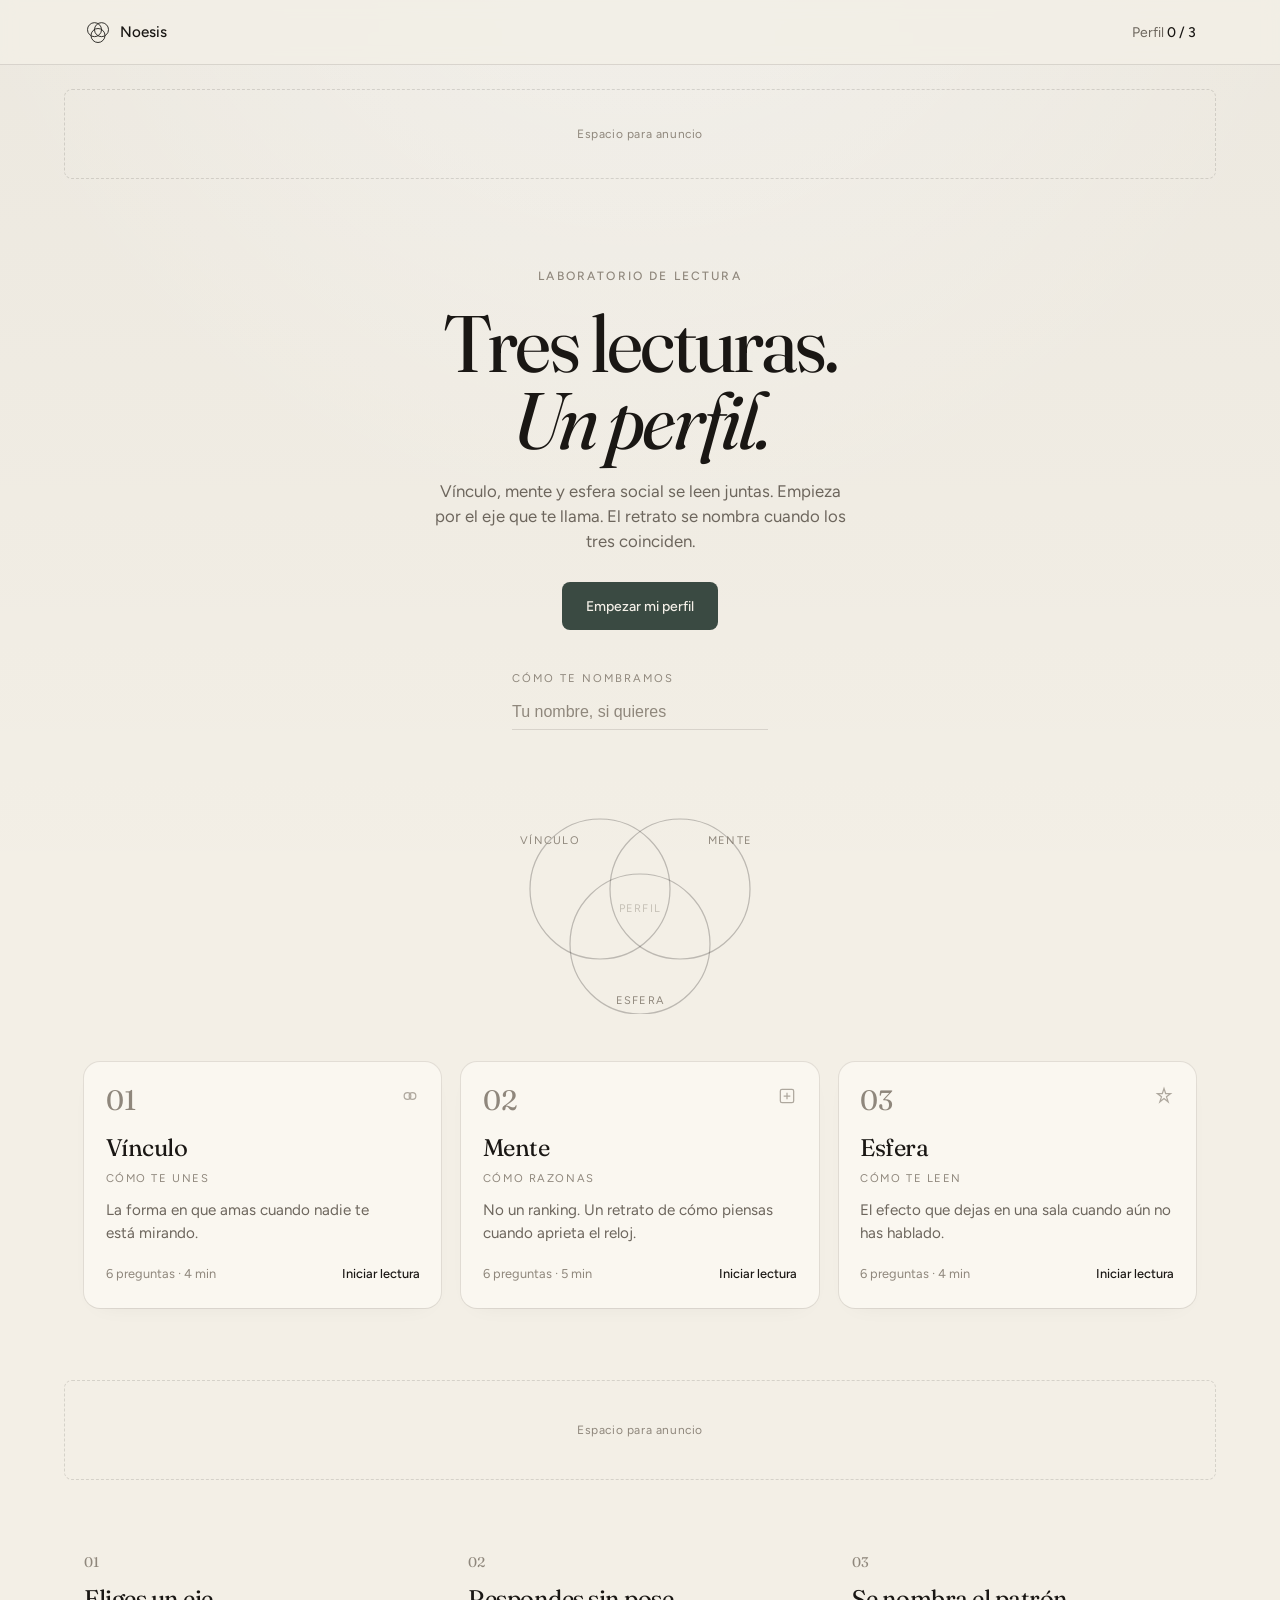
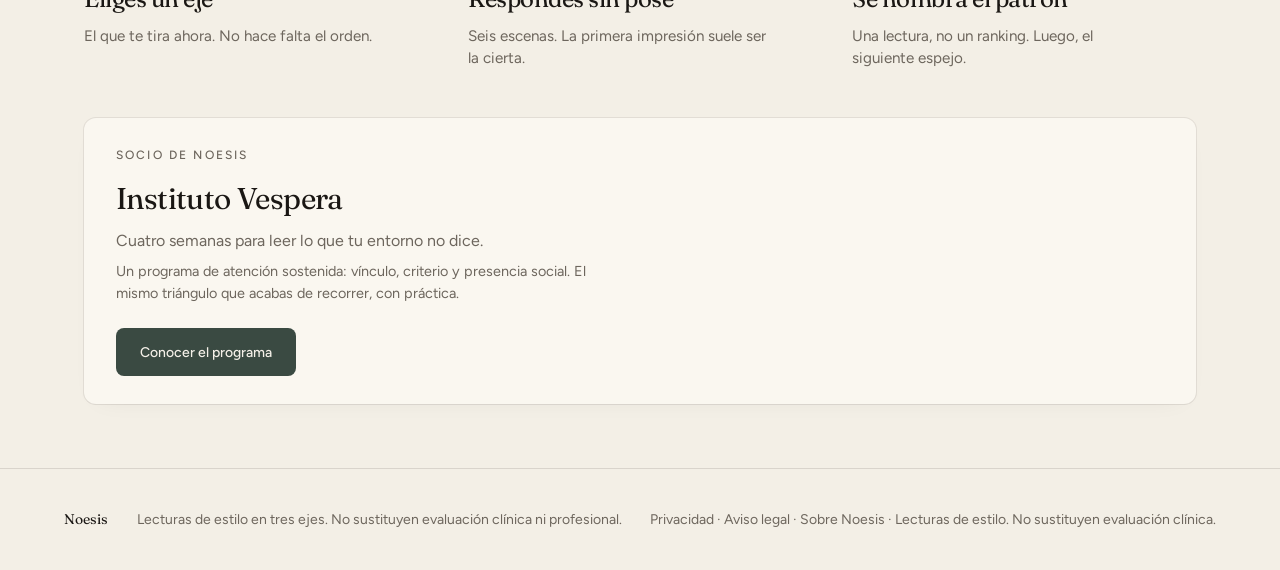
<file: index.html>
<!DOCTYPE html>
<html lang="es">
<head>
  <meta charset="utf-8" />
  <meta name="viewport" content="width=device-width, initial-scale=1" />
  <title>Noesis — Tres lecturas. Un perfil.</title>
  <meta name="description" content="Tres lecturas. Un perfil. Vínculo, mente y esfera social — laboratorio de lectura Noesis." />
  <meta name="theme-color" content="#f3efe6" />
  <link rel="preconnect" href="https://fonts.googleapis.com" />
  <link rel="preconnect" href="https://fonts.gstatic.com" crossorigin />
  <link href="https://fonts.googleapis.com/css2?family=Figtree:wght@400;500;600&family=Fraunces:opsz,wght@9..144,400;9..144,500;9..144,600&display=swap" rel="stylesheet" />
  <link rel="stylesheet" href="css/style.css" />
  <meta name="google-adsense-account" content="ca-pub-6310235398565319">
  <!--
    ========== GOOGLE ADSENSE ==========
    1. Crea tu cuenta en https://www.google.com/adsense
    2. Añade tu sitio y obtén el código de anuncio.
    3. Pega el script global aquí (en el <head>):

    <script async src="https://pagead2.googlesyndication.com/pagead/js/adsbygoogle.js?client=ca-pub-XXXXXXXX"
         crossorigin="anonymous"></script>

    4. En cada .ad-slot de abajo, pega el <ins class="adsbygoogle"> correspondiente
       y quita data-placeholder="true".
    =====================================
  -->
</head>
<body>
  <a href="#contenido" class="sr-only">Saltar al contenido</a>

  <header class="site-header">
    <div class="inner">
      <a href="index.html" class="logo" aria-label="Noesis, inicio">
        <svg viewBox="0 0 48 48" width="28" height="28" aria-hidden="true">
          <circle cx="18" cy="20" r="12" fill="none" stroke="currentColor" stroke-width="1.5"/>
          <circle cx="30" cy="20" r="12" fill="none" stroke="currentColor" stroke-width="1.5"/>
          <circle cx="24" cy="30" r="12" fill="none" stroke="currentColor" stroke-width="1.5"/>
        </svg>
        Noesis
      </a>
      <a href="perfil.html" class="perfil-link">Perfil <strong data-perfil-count>0 / 3</strong></a>
    </div>
  </header>

  <main id="contenido">
    <!-- AD SLOT: banner superior (opcional) -->
    <div class="ad-slot ad-banner" data-placeholder="true" aria-hidden="true">
      <!-- Pega aquí tu unidad AdSense (ej. horizontal 728x90 o responsive) -->
      Espacio para anuncio
    </div>

    <section class="hero">
      <p class="kicker">Laboratorio de lectura</p>
      <h1>Tres lecturas.<em>Un perfil.</em></h1>
      <p class="lead">
        Vínculo, mente y esfera social se leen juntas. Empieza por el eje que te llama.
        El retrato se nombra cuando los tres coinciden.
      </p>
      <div class="actions">
        <a href="test.html?slug=vinculo" class="btn btn-primary">Empezar mi perfil</a>
      </div>
      <div class="name-field">
        <label for="nombre">Cómo te nombramos</label>
        <input type="text" id="nombre" placeholder="Tu nombre, si quieres" autocomplete="name" />
      </div>
    </section>

    <div class="venn-wrap" aria-hidden="true">
      <svg class="venn" viewBox="0 0 320 220" xmlns="http://www.w3.org/2000/svg">
        <circle cx="120" cy="95" r="70" fill="none" stroke="#1a1714" stroke-opacity="0.25" stroke-width="1.2"/>
        <circle cx="200" cy="95" r="70" fill="none" stroke="#1a1714" stroke-opacity="0.25" stroke-width="1.2"/>
        <circle cx="160" cy="150" r="70" fill="none" stroke="#1a1714" stroke-opacity="0.25" stroke-width="1.2"/>
        <text x="70" y="50" text-anchor="middle">Vínculo</text>
        <text x="250" y="50" text-anchor="middle">Mente</text>
        <text x="160" y="210" text-anchor="middle">Esfera</text>
        <text x="160" y="118" text-anchor="middle" font-size="10" letter-spacing="0.2em" fill="#1a1714" fill-opacity="0.45">Perfil</text>
      </svg>
    </div>

    <section class="axes" aria-label="Las tres lecturas">
      <article class="axis-card">
        <div class="top">
          <span class="num">01</span>
          <span class="icon" aria-hidden="true">
            <svg width="20" height="20" viewBox="0 0 24 24" fill="none" stroke="currentColor" stroke-width="1.5"><circle cx="9" cy="12" r="4"/><circle cx="15" cy="12" r="4"/></svg>
          </span>
        </div>
        <h3>Vínculo</h3>
        <p class="axis-label">Cómo te unes</p>
        <p class="desc">La forma en que amas cuando nadie te está mirando.</p>
        <div class="meta">
          <span>6 preguntas · 4 min</span>
          <a href="test.html?slug=vinculo">Iniciar lectura</a>
        </div>
      </article>
      <article class="axis-card">
        <div class="top">
          <span class="num">02</span>
          <span class="icon" aria-hidden="true">
            <svg width="20" height="20" viewBox="0 0 24 24" fill="none" stroke="currentColor" stroke-width="1.5"><rect x="4" y="4" width="16" height="16" rx="2"/><path d="M8 12h8M12 8v8"/></svg>
          </span>
        </div>
        <h3>Mente</h3>
        <p class="axis-label">Cómo razonas</p>
        <p class="desc">No un ranking. Un retrato de cómo piensas cuando aprieta el reloj.</p>
        <div class="meta">
          <span>6 preguntas · 5 min</span>
          <a href="test.html?slug=mente">Iniciar lectura</a>
        </div>
      </article>
      <article class="axis-card">
        <div class="top">
          <span class="num">03</span>
          <span class="icon" aria-hidden="true">
            <svg width="20" height="20" viewBox="0 0 24 24" fill="none" stroke="currentColor" stroke-width="1.5"><path d="M12 3l2 6h6l-5 4 2 6-5-4-5 4 2-6-5-4h6z"/></svg>
          </span>
        </div>
        <h3>Esfera</h3>
        <p class="axis-label">Cómo te leen</p>
        <p class="desc">El efecto que dejas en una sala cuando aún no has hablado.</p>
        <div class="meta">
          <span>6 preguntas · 4 min</span>
          <a href="test.html?slug=esfera">Iniciar lectura</a>
        </div>
      </article>
    </section>

    <!-- AD SLOT: entre secciones -->
    <div class="ad-slot ad-infeed" data-placeholder="true" aria-hidden="true">
      Espacio para anuncio
    </div>

    <section class="steps" aria-label="Cómo funciona">
      <div class="step">
        <p class="num">01</p>
        <h3>Eliges un eje</h3>
        <p>El que te tira ahora. No hace falta el orden.</p>
      </div>
      <div class="step">
        <p class="num">02</p>
        <h3>Respondes sin pose</h3>
        <p>Seis escenas. La primera impresión suele ser la cierta.</p>
      </div>
      <div class="step">
        <p class="num">03</p>
        <h3>Se nombra el patrón</h3>
        <p>Una lectura, no un ranking. Luego, el siguiente espejo.</p>
      </div>
    </section>

    <section class="partner">
      <div class="inner">
        <p class="kicker">Socio de Noesis</p>
        <h2>Instituto Vespera</h2>
        <p>Cuatro semanas para leer lo que tu entorno no dice.</p>
        <p class="mt-2" style="font-size:0.9rem">Un programa de atención sostenida: vínculo, criterio y presencia social. El mismo triángulo que acabas de recorrer, con práctica.</p>
        <a href="vespera.html" class="btn btn-primary">Conocer el programa</a>
      </div>
    </section>
  </main>

  <footer class="site-footer">
    <div class="inner">
      <p class="brand">Noesis</p>
      <p>Lecturas de estilo en tres ejes. No sustituyen evaluación clínica ni profesional.</p>
     <p>
      <a href="privacidad.html">Privacidad</a>
      · <a href="aviso-legal.html">Aviso legal</a>
      · <a href="sobre.html">Sobre Noesis</a>
      · Lecturas de estilo. No sustituyen evaluación clínica.
    </p>
  </div>
</footer>

  <script src="js/app.js"></script>
  <script>
    document.addEventListener("DOMContentLoaded", function () {
      var input = document.getElementById("nombre");
      if (input) {
        input.value = NoesisStore.getName();
        input.addEventListener("change", function () {
          NoesisStore.setName(input.value);
        });
        input.addEventListener("blur", function () {
          NoesisStore.setName(input.value);
        });
      }
    });
  </script>
</body>
</html>
</file>
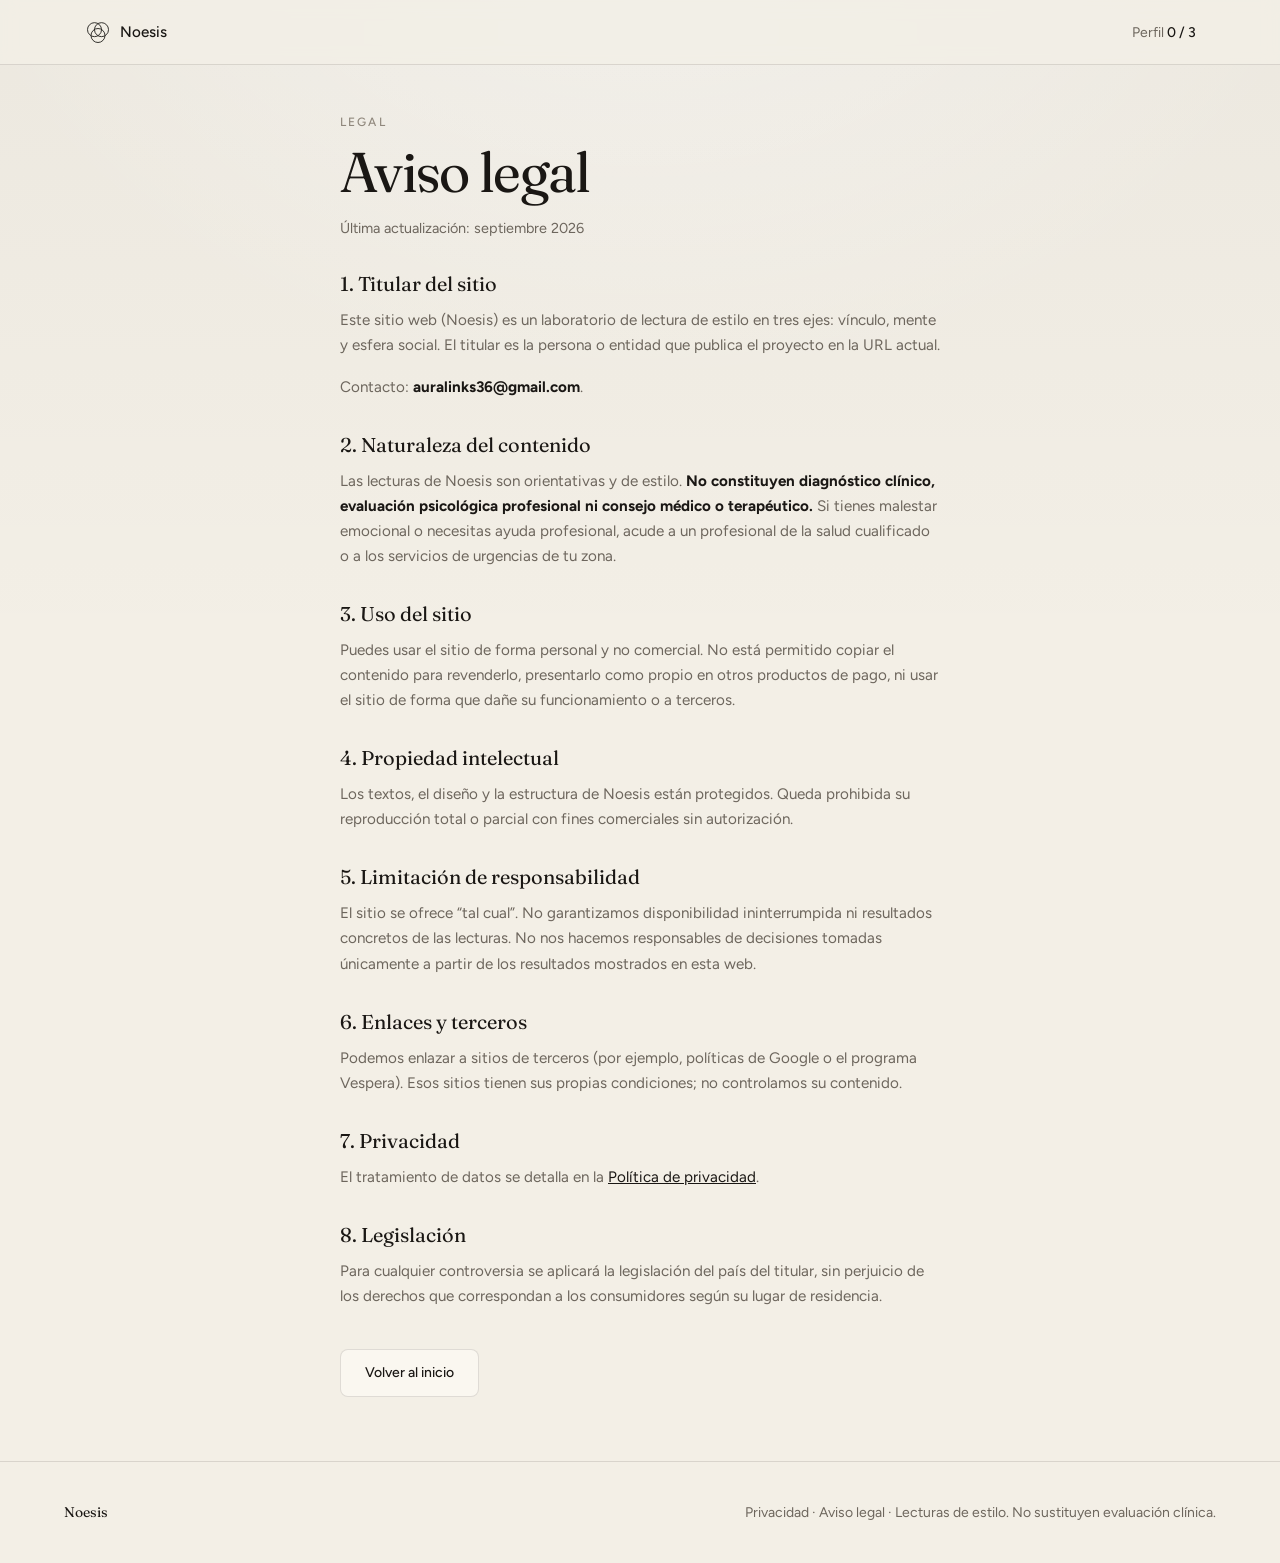
<file: aviso-legal.html>
<!DOCTYPE html>
<html lang="es">
<head>
  <script async src="https://pagead2.googlesyndication.com/pagead/js/adsbygoogle.js?client=ca-pub-6310235398565319"
     crossorigin="anonymous"></script>
  <meta charset="utf-8" />
  <meta name="viewport" content="width=device-width, initial-scale=1" />
  <title>Aviso legal — Noesis</title>
  <meta name="description" content="Aviso legal y condiciones de uso de Noesis." />
  <meta name="theme-color" content="#f3efe6" />
  <link rel="preconnect" href="https://fonts.googleapis.com" />
  <link rel="preconnect" href="https://fonts.gstatic.com" crossorigin />
  <link href="https://fonts.googleapis.com/css2?family=Figtree:wght@400;500;600&family=Fraunces:opsz,wght@9..144,400;9..144,500;9..144,600&display=swap" rel="stylesheet" />
  <link rel="stylesheet" href="css/style.css" />
</head>
<body>
  <header class="site-header">
    <div class="inner">
      <a href="index.html" class="logo" aria-label="Noesis, inicio">
        <svg viewBox="0 0 48 48" width="28" height="28" aria-hidden="true">
          <circle cx="18" cy="20" r="12" fill="none" stroke="currentColor" stroke-width="1.5"/>
          <circle cx="30" cy="20" r="12" fill="none" stroke="currentColor" stroke-width="1.5"/>
          <circle cx="24" cy="30" r="12" fill="none" stroke="currentColor" stroke-width="1.5"/>
        </svg>
        Noesis
      </a>
      <a href="perfil.html" class="perfil-link">Perfil <strong data-perfil-count>0 / 3</strong></a>
    </div>
  </header>

  <main class="vespera-page" style="max-width:40rem">
    <p class="kicker">Legal</p>
    <h1>Aviso legal</h1>
    <p class="muted" style="margin-bottom:1.5rem;font-size:0.9rem">Última actualización: septiembre 2026</p>

    <div style="color:var(--color-muted);font-size:0.95rem;line-height:1.65">
      <h2 style="font-family:var(--font-display);font-size:1.25rem;color:var(--color-foreground);margin:1.75rem 0 0.5rem;font-weight:400">1. Titular del sitio</h2>
      <p style="margin-bottom:1rem">
        Este sitio web (Noesis) es un laboratorio de lectura de estilo en tres ejes:
        vínculo, mente y esfera social. El titular es la persona o entidad que publica
        el proyecto en la URL actual.
      </p>
      <p style="margin-bottom:1rem">
        Contacto:
        <strong style="color:var(--color-foreground)">auralinks36@gmail.com</strong>.
      </p>

      <h2 style="font-family:var(--font-display);font-size:1.25rem;color:var(--color-foreground);margin:1.75rem 0 0.5rem;font-weight:400">2. Naturaleza del contenido</h2>
      <p style="margin-bottom:1rem">
        Las lecturas de Noesis son orientativas y de estilo. <strong style="color:var(--color-foreground)">No constituyen
        diagnóstico clínico, evaluación psicológica profesional ni consejo médico o terapéutico.</strong>
        Si tienes malestar emocional o necesitas ayuda profesional, acude a un profesional
        de la salud cualificado o a los servicios de urgencias de tu zona.
      </p>

      <h2 style="font-family:var(--font-display);font-size:1.25rem;color:var(--color-foreground);margin:1.75rem 0 0.5rem;font-weight:400">3. Uso del sitio</h2>
      <p style="margin-bottom:1rem">
        Puedes usar el sitio de forma personal y no comercial. No está permitido copiar
        el contenido para revenderlo, presentarlo como propio en otros productos de pago,
        ni usar el sitio de forma que dañe su funcionamiento o a terceros.
      </p>

      <h2 style="font-family:var(--font-display);font-size:1.25rem;color:var(--color-foreground);margin:1.75rem 0 0.5rem;font-weight:400">4. Propiedad intelectual</h2>
      <p style="margin-bottom:1rem">
        Los textos, el diseño y la estructura de Noesis están protegidos. Queda prohibida
        su reproducción total o parcial con fines comerciales sin autorización.
      </p>

      <h2 style="font-family:var(--font-display);font-size:1.25rem;color:var(--color-foreground);margin:1.75rem 0 0.5rem;font-weight:400">5. Limitación de responsabilidad</h2>
      <p style="margin-bottom:1rem">
        El sitio se ofrece “tal cual”. No garantizamos disponibilidad ininterrumpida ni
        resultados concretos de las lecturas. No nos hacemos responsables de decisiones
        tomadas únicamente a partir de los resultados mostrados en esta web.
      </p>

      <h2 style="font-family:var(--font-display);font-size:1.25rem;color:var(--color-foreground);margin:1.75rem 0 0.5rem;font-weight:400">6. Enlaces y terceros</h2>
      <p style="margin-bottom:1rem">
        Podemos enlazar a sitios de terceros (por ejemplo, políticas de Google o el
        programa Vespera). Esos sitios tienen sus propias condiciones; no controlamos
        su contenido.
      </p>

      <h2 style="font-family:var(--font-display);font-size:1.25rem;color:var(--color-foreground);margin:1.75rem 0 0.5rem;font-weight:400">7. Privacidad</h2>
      <p style="margin-bottom:1rem">
        El tratamiento de datos se detalla en la
        <a href="privacidad.html" style="color:var(--color-foreground);text-decoration:underline">Política de privacidad</a>.
      </p>

      <h2 style="font-family:var(--font-display);font-size:1.25rem;color:var(--color-foreground);margin:1.75rem 0 0.5rem;font-weight:400">8. Legislación</h2>
      <p style="margin-bottom:1rem">
        Para cualquier controversia se aplicará la legislación del país del titular,
        sin perjuicio de los derechos que correspondan a los consumidores según su lugar
        de residencia.
      </p>
    </div>

    <p style="margin-top:2.5rem">
      <a href="index.html" class="btn btn-outline">Volver al inicio</a>
    </p>
  </main>

  <footer class="site-footer">
    <div class="inner">
      <p class="brand">Noesis</p>
      <p>
        <a href="privacidad.html">Privacidad</a>
        · <a href="aviso-legal.html">Aviso legal</a>
        · Lecturas de estilo. No sustituyen evaluación clínica.
      </p>
    </div>
  </footer>

  <script src="js/app.js"></script>
</body>
</html>
</file>
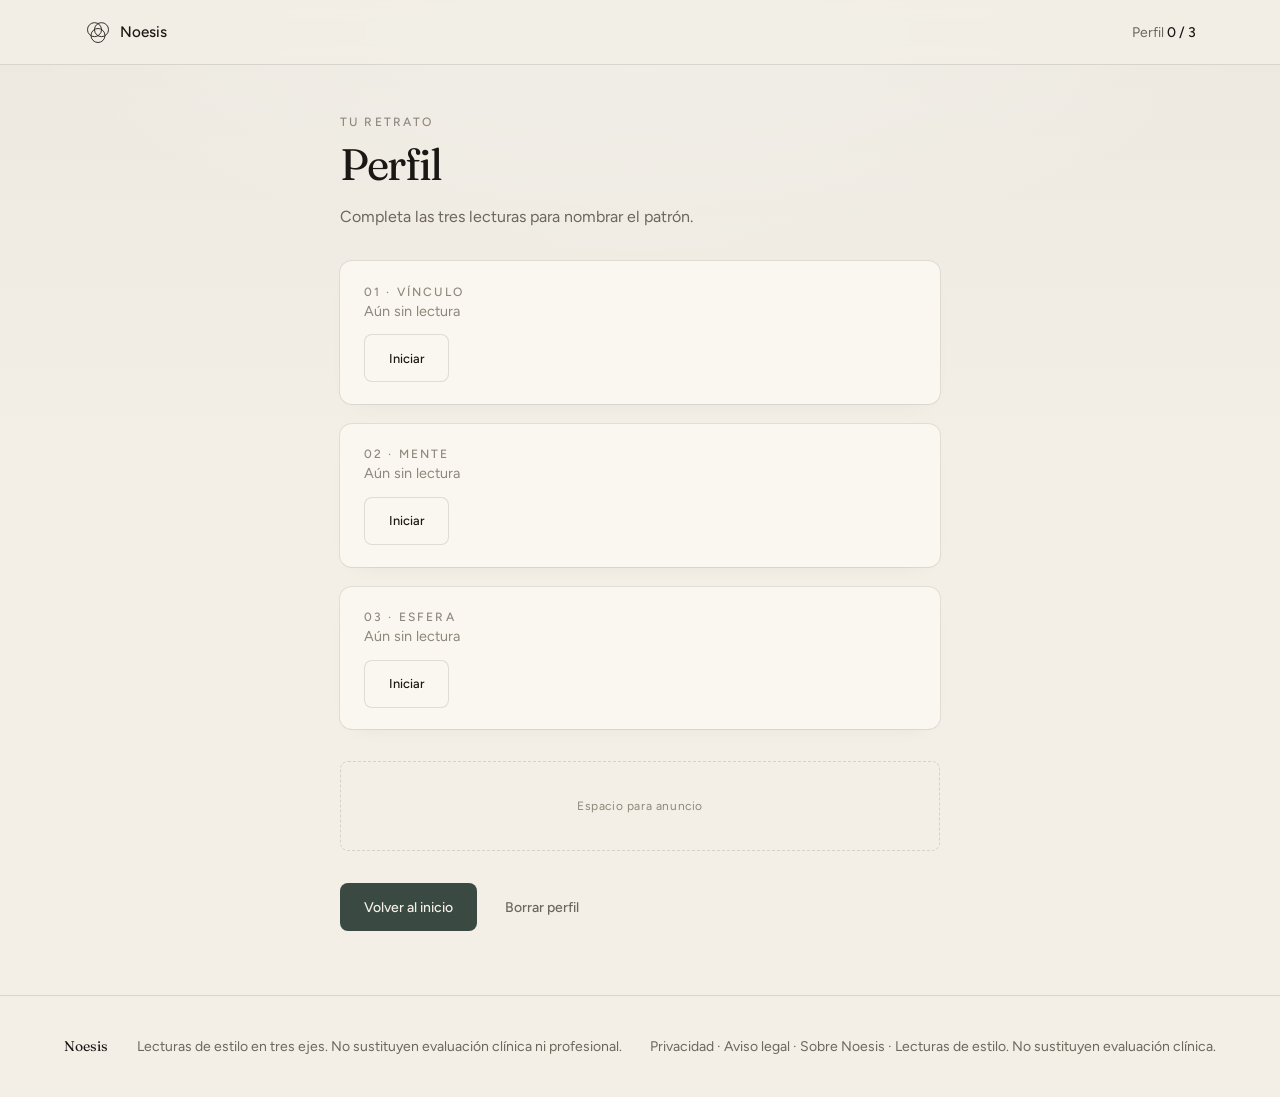
<file: perfil.html>
<!DOCTYPE html>
<html lang="es">
<head>
  <meta charset="utf-8" />
  <meta name="viewport" content="width=device-width, initial-scale=1" />
  <title>Noesis — Perfil</title>
  <meta name="description" content="Tu perfil de tres lecturas Noesis." />
  <meta name="theme-color" content="#f3efe6" />
  <link rel="preconnect" href="https://fonts.googleapis.com" />
  <link rel="preconnect" href="https://fonts.gstatic.com" crossorigin />
  <link href="https://fonts.googleapis.com/css2?family=Figtree:wght@400;500;600&family=Fraunces:opsz,wght@9..144,400;9..144,500;9..144,600&display=swap" rel="stylesheet" />
  <link rel="stylesheet" href="css/style.css" />
  <meta name="google-adsense-account" content="ca-pub-6310235398565319">
</head>
<body>
  <header class="site-header">
    <div class="inner">
      <a href="index.html" class="logo" aria-label="Noesis, inicio">
        <svg viewBox="0 0 48 48" width="28" height="28" aria-hidden="true">
          <circle cx="18" cy="20" r="12" fill="none" stroke="currentColor" stroke-width="1.5"/>
          <circle cx="30" cy="20" r="12" fill="none" stroke="currentColor" stroke-width="1.5"/>
          <circle cx="24" cy="30" r="12" fill="none" stroke="currentColor" stroke-width="1.5"/>
        </svg>
        Noesis
      </a>
      <a href="perfil.html" class="perfil-link">Perfil <strong data-perfil-count>0 / 3</strong></a>
    </div>
  </header>

  <main class="perfil-page">
    <p class="kicker">Tu retrato</p>
    <h1 id="perfil-title">Perfil</h1>
    <p class="muted" id="perfil-sub">Completa las tres lecturas para nombrar el patrón.</p>

    <div class="perfil-grid" id="perfil-grid"></div>

    <div class="ad-slot ad-banner" data-placeholder="true" aria-hidden="true">
      Espacio para anuncio
    </div>

    <div style="margin-top:2rem;display:flex;gap:0.75rem;flex-wrap:wrap">
      <a href="index.html" class="btn btn-primary">Volver al inicio</a>
      <button type="button" class="btn btn-ghost" id="btn-reset">Borrar perfil</button>
    </div>
  </main>

  <footer class="site-footer">
    <div class="inner">
      <p class="brand">Noesis</p>
      <p>Lecturas de estilo en tres ejes. No sustituyen evaluación clínica ni profesional.</p>
     <p>
      <a href="privacidad.html">Privacidad</a>
      · <a href="aviso-legal.html">Aviso legal</a>
      · <a href="sobre.html">Sobre Noesis</a>
      · Lecturas de estilo. No sustituyen evaluación clínica.
    </p>
  </div>
</footer>

  <script src="js/data.js"></script>
  <script src="js/app.js"></script>
  <script>
    document.addEventListener("DOMContentLoaded", function () {
      var name = NoesisStore.getName();
      var title = document.getElementById("perfil-title");
      if (name) title.textContent = name;

      var grid = document.getElementById("perfil-grid");
      var labels = {
        vinculo: { num: "01", name: "Vínculo", axis: "Cómo te unes", href: "test.html?slug=vinculo" },
        mente: { num: "02", name: "Mente", axis: "Cómo razonas", href: "test.html?slug=mente" },
        esfera: { num: "03", name: "Esfera", axis: "Cómo te leen", href: "test.html?slug=esfera" },
      };

      ["vinculo", "mente", "esfera"].forEach(function (slug) {
        var meta = labels[slug];
        var res = NoesisStore.getResult(slug);
        var art = document.createElement("article");
        art.className = "perfil-slot" + (res ? " done" : "");
        if (res) {
          art.innerHTML =
            '<p class="kicker">' + meta.num + " · " + meta.axis.toUpperCase() + "</p>" +
            '<p class="trait">' + res.traitName + "</p>" +
            '<p class="subtle" style="font-size:0.8rem;letter-spacing:0.1em;text-transform:uppercase;margin-bottom:0.5rem">' + res.kicker + "</p>" +
            '<p class="muted" style="font-size:0.95rem;text-wrap:pretty">' + res.portrait + "</p>" +
            '<p style="margin-top:0.75rem"><a href="' + meta.href + '" style="font-size:0.85rem;color:var(--color-subtle)">Repetir lectura</a></p>';
        } else {
          art.innerHTML =
            '<p class="kicker">' + meta.num + " · " + meta.name + "</p>" +
            '<p class="pending">Aún sin lectura</p>' +
            '<p style="margin-top:0.75rem"><a href="' + meta.href + '" class="btn btn-outline" style="height:2.5rem;font-size:0.8rem">Iniciar</a></p>';
        }
        grid.appendChild(art);
      });

      var count = NoesisStore.completedCount();
      var sub = document.getElementById("perfil-sub");
      if (count === 3) {
        sub.textContent = "Las tres lecturas están hechas. Este es tu retrato de estilo.";
      } else if (count > 0) {
        sub.textContent = "Llevas " + count + " de 3. Sigue con el eje que falte.";
      }

      document.getElementById("btn-reset").addEventListener("click", function () {
        if (confirm("¿Borrar todo el perfil guardado en este dispositivo?")) {
          NoesisStore.clear();
          location.reload();
        }
      });
    });
  </script>
</body>
</html>
</file>
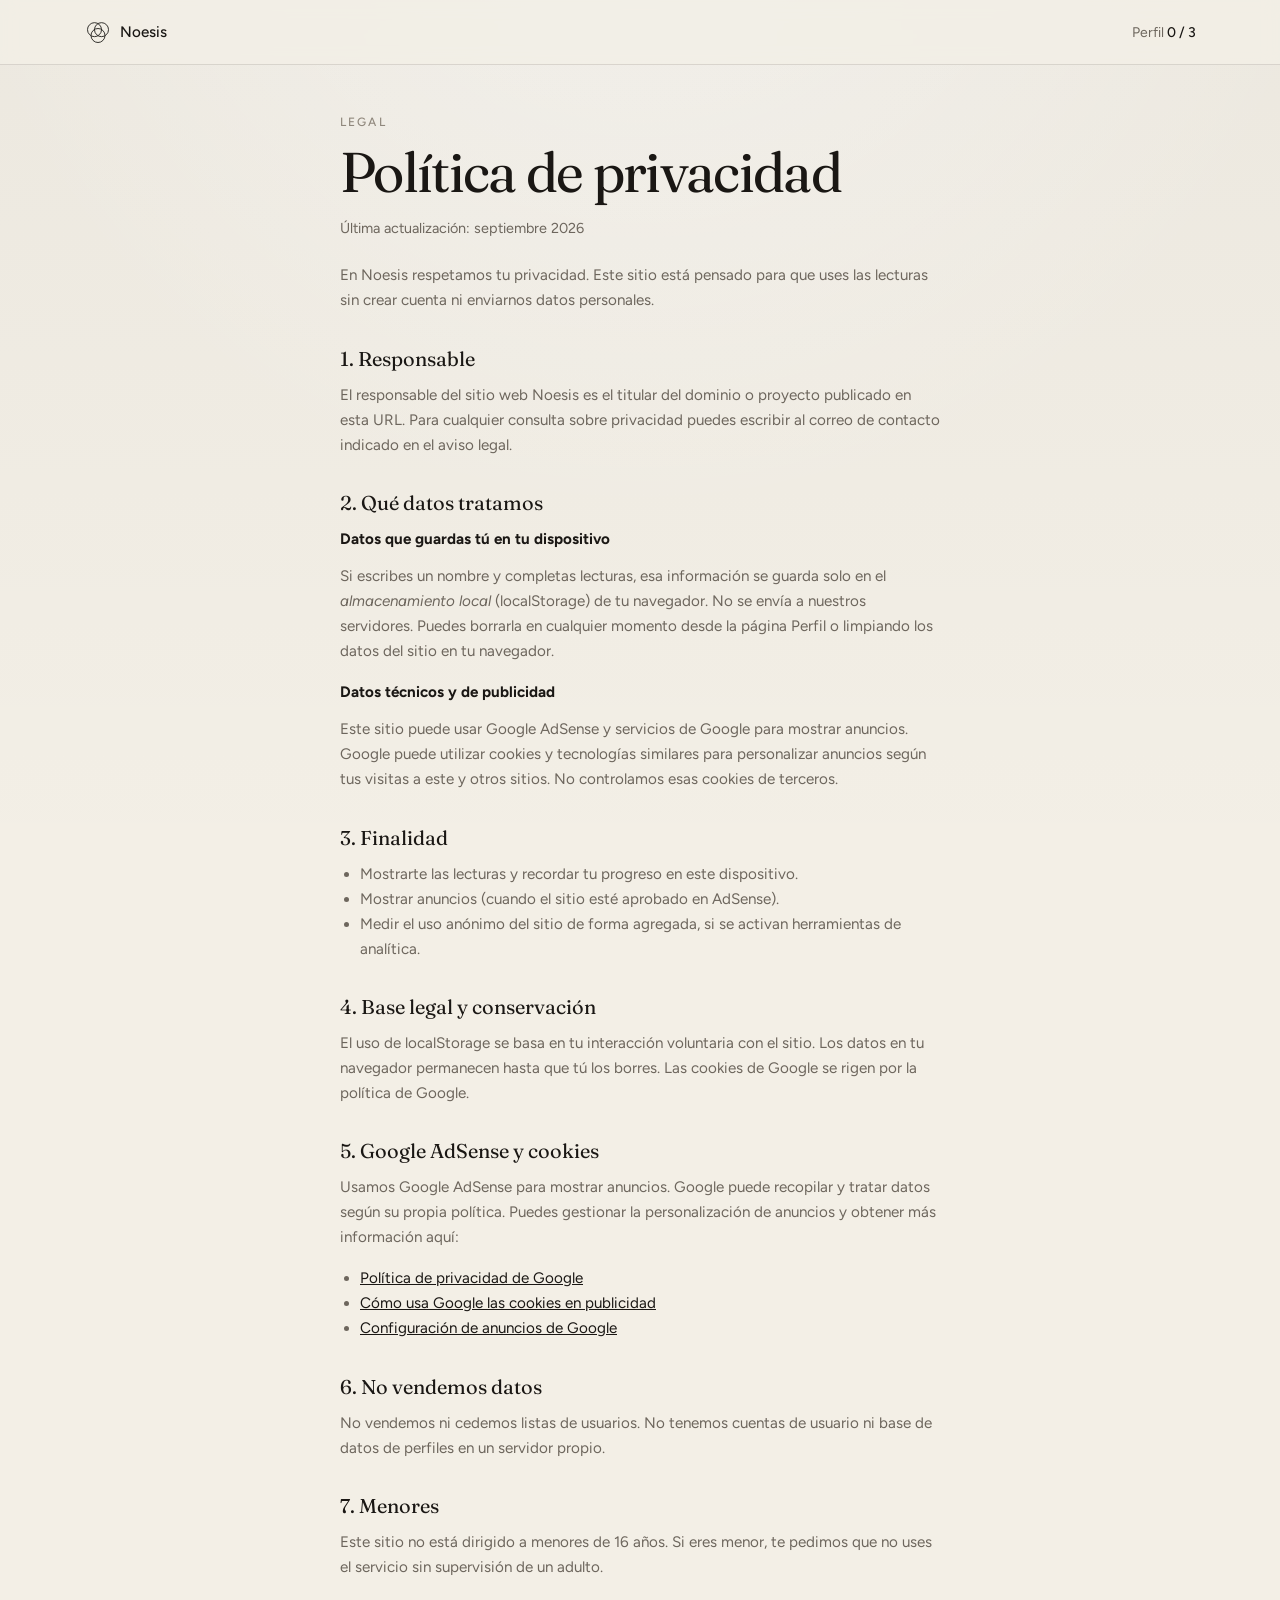
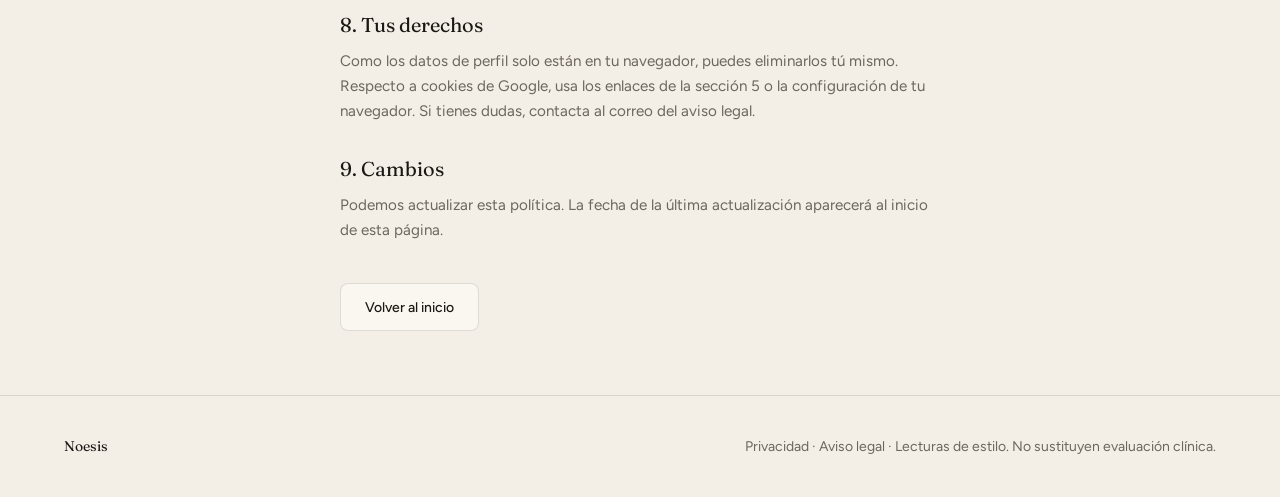
<file: privacidad.html>
<!DOCTYPE html>
<html lang="es">
<head>
  <script async src="https://pagead2.googlesyndication.com/pagead/js/adsbygoogle.js?client=ca-pub-6310235398565319"
     crossorigin="anonymous"></script>
  <meta charset="utf-8" />
  <meta name="viewport" content="width=device-width, initial-scale=1" />
  <title>Política de privacidad — Noesis</title>
  <meta name="description" content="Política de privacidad de Noesis. Cómo tratamos los datos en este sitio." />
  <meta name="theme-color" content="#f3efe6" />
  <link rel="preconnect" href="https://fonts.googleapis.com" />
  <link rel="preconnect" href="https://fonts.gstatic.com" crossorigin />
  <link href="https://fonts.googleapis.com/css2?family=Figtree:wght@400;500;600&family=Fraunces:opsz,wght@9..144,400;9..144,500;9..144,600&display=swap" rel="stylesheet" />
  <link rel="stylesheet" href="css/style.css" />
  <!-- Si ya tienes el script de AdSense, pégalo también aquí en el head -->
</head>
<body>
  <header class="site-header">
    <div class="inner">
      <a href="index.html" class="logo" aria-label="Noesis, inicio">
        <svg viewBox="0 0 48 48" width="28" height="28" aria-hidden="true">
          <circle cx="18" cy="20" r="12" fill="none" stroke="currentColor" stroke-width="1.5"/>
          <circle cx="30" cy="20" r="12" fill="none" stroke="currentColor" stroke-width="1.5"/>
          <circle cx="24" cy="30" r="12" fill="none" stroke="currentColor" stroke-width="1.5"/>
        </svg>
        Noesis
      </a>
      <a href="perfil.html" class="perfil-link">Perfil <strong data-perfil-count>0 / 3</strong></a>
    </div>
  </header>

  <main class="vespera-page" style="max-width:40rem">
    <p class="kicker">Legal</p>
    <h1>Política de privacidad</h1>
    <p class="muted" style="margin-bottom:1.5rem;font-size:0.9rem">Última actualización: septiembre 2026</p>

    <div style="color:var(--color-muted);font-size:0.95rem;line-height:1.65">
      <p style="margin-bottom:1rem">
        En Noesis respetamos tu privacidad. Este sitio está pensado para que uses las lecturas
        sin crear cuenta ni enviarnos datos personales.
      </p>

      <h2 style="font-family:var(--font-display);font-size:1.25rem;color:var(--color-foreground);margin:1.75rem 0 0.5rem;font-weight:400">1. Responsable</h2>
      <p style="margin-bottom:1rem">
        El responsable del sitio web Noesis es el titular del dominio o proyecto publicado
        en esta URL. Para cualquier consulta sobre privacidad puedes escribir al correo
        de contacto indicado en el aviso legal.
      </p>

      <h2 style="font-family:var(--font-display);font-size:1.25rem;color:var(--color-foreground);margin:1.75rem 0 0.5rem;font-weight:400">2. Qué datos tratamos</h2>
      <p style="margin-bottom:0.75rem"><strong style="color:var(--color-foreground)">Datos que guardas tú en tu dispositivo</strong></p>
      <p style="margin-bottom:1rem">
        Si escribes un nombre y completas lecturas, esa información se guarda solo en el
        <em>almacenamiento local</em> (localStorage) de tu navegador. No se envía a nuestros
        servidores. Puedes borrarla en cualquier momento desde la página Perfil o limpiando
        los datos del sitio en tu navegador.
      </p>
      <p style="margin-bottom:0.75rem"><strong style="color:var(--color-foreground)">Datos técnicos y de publicidad</strong></p>
      <p style="margin-bottom:1rem">
        Este sitio puede usar Google AdSense y servicios de Google para mostrar anuncios.
        Google puede utilizar cookies y tecnologías similares para personalizar anuncios
        según tus visitas a este y otros sitios. No controlamos esas cookies de terceros.
      </p>

      <h2 style="font-family:var(--font-display);font-size:1.25rem;color:var(--color-foreground);margin:1.75rem 0 0.5rem;font-weight:400">3. Finalidad</h2>
      <ul style="margin:0 0 1rem 1.25rem">
        <li>Mostrarte las lecturas y recordar tu progreso en este dispositivo.</li>
        <li>Mostrar anuncios (cuando el sitio esté aprobado en AdSense).</li>
        <li>Medir el uso anónimo del sitio de forma agregada, si se activan herramientas de analítica.</li>
      </ul>

      <h2 style="font-family:var(--font-display);font-size:1.25rem;color:var(--color-foreground);margin:1.75rem 0 0.5rem;font-weight:400">4. Base legal y conservación</h2>
      <p style="margin-bottom:1rem">
        El uso de localStorage se basa en tu interacción voluntaria con el sitio.
        Los datos en tu navegador permanecen hasta que tú los borres.
        Las cookies de Google se rigen por la política de Google.
      </p>

      <h2 style="font-family:var(--font-display);font-size:1.25rem;color:var(--color-foreground);margin:1.75rem 0 0.5rem;font-weight:400">5. Google AdSense y cookies</h2>
      <p style="margin-bottom:1rem">
        Usamos Google AdSense para mostrar anuncios. Google puede recopilar y tratar datos
        según su propia política. Puedes gestionar la personalización de anuncios y obtener
        más información aquí:
      </p>
      <ul style="margin:0 0 1rem 1.25rem">
        <li><a href="https://policies.google.com/privacy" rel="noopener noreferrer" target="_blank" style="color:var(--color-foreground);text-decoration:underline">Política de privacidad de Google</a></li>
        <li><a href="https://policies.google.com/technologies/ads" rel="noopener noreferrer" target="_blank" style="color:var(--color-foreground);text-decoration:underline">Cómo usa Google las cookies en publicidad</a></li>
        <li><a href="https://adssettings.google.com" rel="noopener noreferrer" target="_blank" style="color:var(--color-foreground);text-decoration:underline">Configuración de anuncios de Google</a></li>
      </ul>

      <h2 style="font-family:var(--font-display);font-size:1.25rem;color:var(--color-foreground);margin:1.75rem 0 0.5rem;font-weight:400">6. No vendemos datos</h2>
      <p style="margin-bottom:1rem">
        No vendemos ni cedemos listas de usuarios. No tenemos cuentas de usuario ni base de
        datos de perfiles en un servidor propio.
      </p>

      <h2 style="font-family:var(--font-display);font-size:1.25rem;color:var(--color-foreground);margin:1.75rem 0 0.5rem;font-weight:400">7. Menores</h2>
      <p style="margin-bottom:1rem">
        Este sitio no está dirigido a menores de 16 años. Si eres menor, te pedimos que no
        uses el servicio sin supervisión de un adulto.
      </p>

      <h2 style="font-family:var(--font-display);font-size:1.25rem;color:var(--color-foreground);margin:1.75rem 0 0.5rem;font-weight:400">8. Tus derechos</h2>
      <p style="margin-bottom:1rem">
        Como los datos de perfil solo están en tu navegador, puedes eliminarlos tú mismo.
        Respecto a cookies de Google, usa los enlaces de la sección 5 o la configuración
        de tu navegador. Si tienes dudas, contacta al correo del aviso legal.
      </p>

      <h2 style="font-family:var(--font-display);font-size:1.25rem;color:var(--color-foreground);margin:1.75rem 0 0.5rem;font-weight:400">9. Cambios</h2>
      <p style="margin-bottom:1rem">
        Podemos actualizar esta política. La fecha de la última actualización aparecerá
        al inicio de esta página.
      </p>
    </div>

    <p style="margin-top:2.5rem">
      <a href="index.html" class="btn btn-outline">Volver al inicio</a>
    </p>
  </main>

  <footer class="site-footer">
    <div class="inner">
      <p class="brand">Noesis</p>
      <p>
        <a href="privacidad.html">Privacidad</a>
        · <a href="aviso-legal.html">Aviso legal</a>
        · Lecturas de estilo. No sustituyen evaluación clínica.
      </p>
    </div>
  </footer>

  <script src="js/app.js"></script>
</body>
</html>
</file>
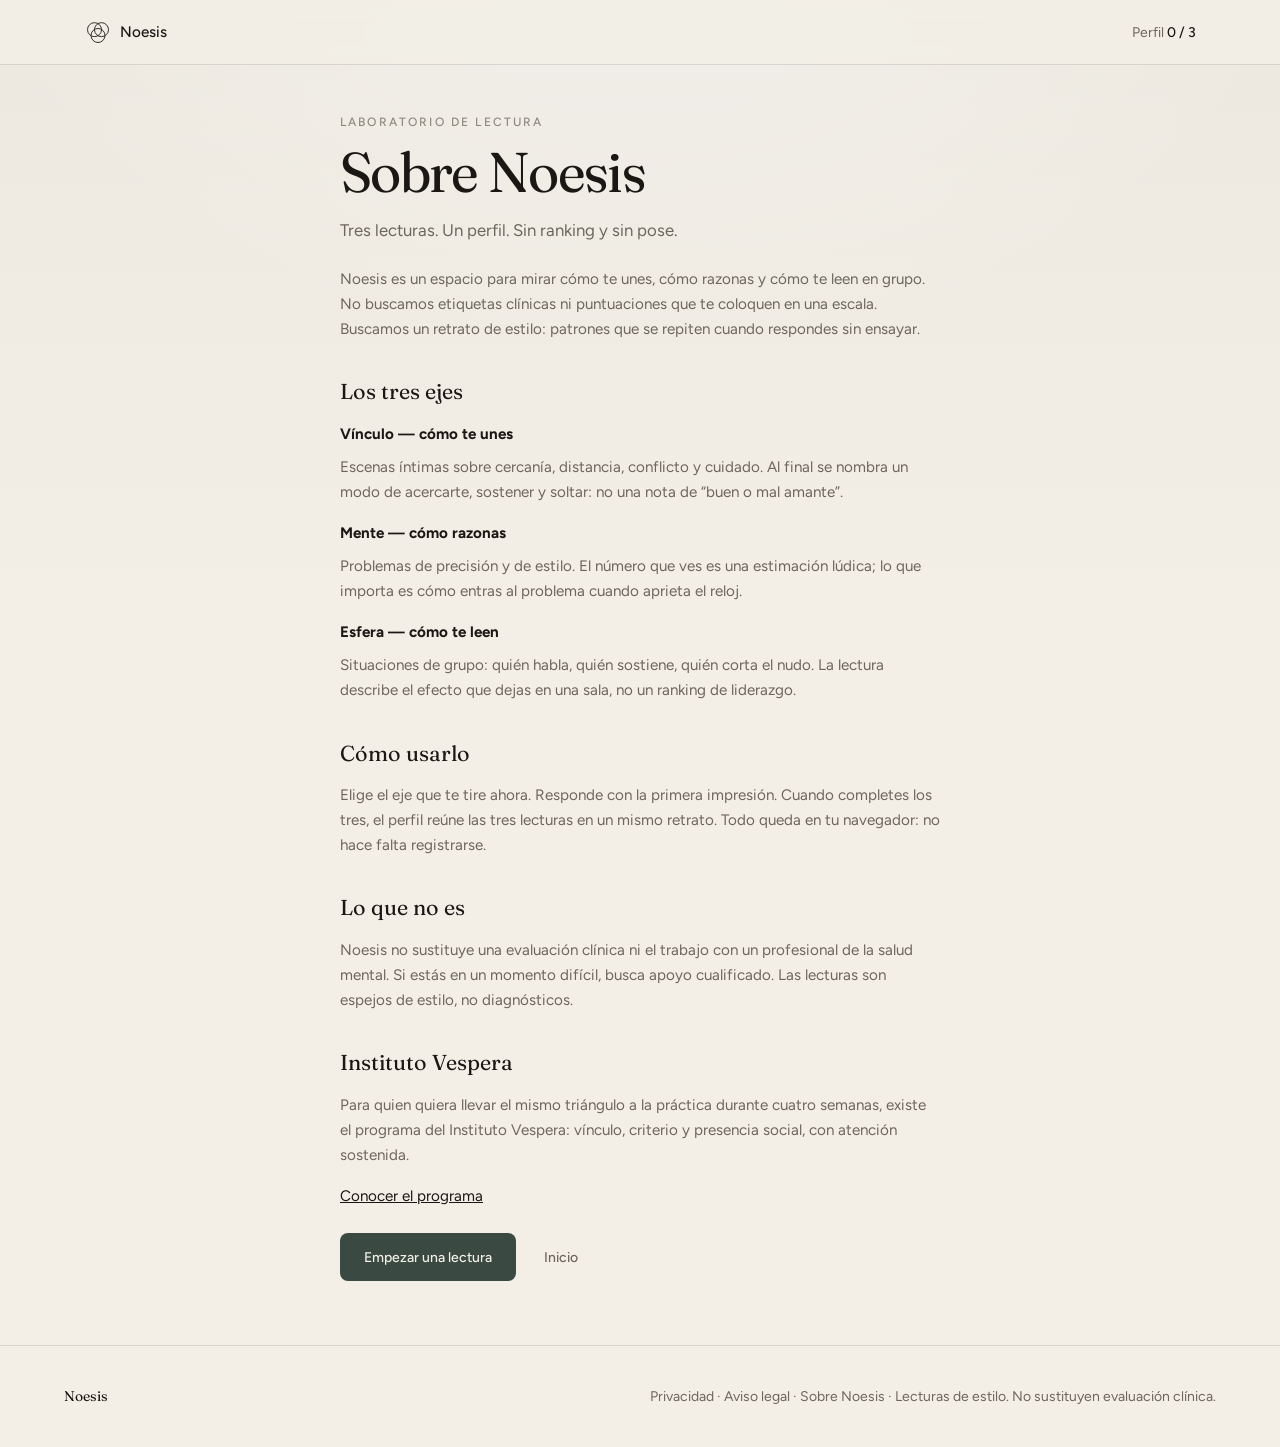
<file: sobre.html>
<!DOCTYPE html>
<html lang="es">
<head>
  <script async src="https://pagead2.googlesyndication.com/pagead/js/adsbygoogle.js?client=ca-pub-6310235398565319"
     crossorigin="anonymous"></script>
  <meta charset="utf-8" />
  <meta name="viewport" content="width=device-width, initial-scale=1" />
  <title>Sobre Noesis — Laboratorio de lectura</title>
  <meta name="description" content="Qué es Noesis: tres lecturas de estilo (vínculo, mente y esfera) para nombrar un perfil sin diagnóstico clínico." />
  <meta name="theme-color" content="#f3efe6" />
  <link rel="preconnect" href="https://fonts.googleapis.com" />
  <link rel="preconnect" href="https://fonts.gstatic.com" crossorigin />
  <link href="https://fonts.googleapis.com/css2?family=Figtree:wght@400;500;600&family=Fraunces:opsz,wght@9..144,400;9..144,500;9..144,600&display=swap" rel="stylesheet" />
  <link rel="stylesheet" href="css/style.css" />
</head>
<body>
  <header class="site-header">
    <div class="inner">
      <a href="index.html" class="logo" aria-label="Noesis, inicio">
        <svg viewBox="0 0 48 48" width="28" height="28" aria-hidden="true">
          <circle cx="18" cy="20" r="12" fill="none" stroke="currentColor" stroke-width="1.5"/>
          <circle cx="30" cy="20" r="12" fill="none" stroke="currentColor" stroke-width="1.5"/>
          <circle cx="24" cy="30" r="12" fill="none" stroke="currentColor" stroke-width="1.5"/>
        </svg>
        Noesis
      </a>
      <a href="perfil.html" class="perfil-link">Perfil <strong data-perfil-count>0 / 3</strong></a>
    </div>
  </header>

  <main class="vespera-page" style="max-width:40rem">
    <p class="kicker">Laboratorio de lectura</p>
    <h1>Sobre Noesis</h1>
    <p class="muted" style="font-size:1.05rem;margin-bottom:1.5rem;text-wrap:pretty">
      Tres lecturas. Un perfil. Sin ranking y sin pose.
    </p>

    <div style="color:var(--color-muted);font-size:0.95rem;line-height:1.65">
      <p style="margin-bottom:1rem">
        Noesis es un espacio para mirar cómo te unes, cómo razonas y cómo te leen en grupo.
        No buscamos etiquetas clínicas ni puntuaciones que te coloquen en una escala.
        Buscamos un retrato de estilo: patrones que se repiten cuando respondes sin ensayar.
      </p>

      <h2 style="font-family:var(--font-display);font-size:1.35rem;color:var(--color-foreground);margin:2rem 0 0.75rem;font-weight:400">Los tres ejes</h2>

      <p style="margin-bottom:0.5rem"><strong style="color:var(--color-foreground)">Vínculo — cómo te unes</strong></p>
      <p style="margin-bottom:1rem">
        Escenas íntimas sobre cercanía, distancia, conflicto y cuidado. Al final se nombra
        un modo de acercarte, sostener y soltar: no una nota de “buen o mal amante”.
      </p>

      <p style="margin-bottom:0.5rem"><strong style="color:var(--color-foreground)">Mente — cómo razonas</strong></p>
      <p style="margin-bottom:1rem">
        Problemas de precisión y de estilo. El número que ves es una estimación lúdica;
        lo que importa es cómo entras al problema cuando aprieta el reloj.
      </p>

      <p style="margin-bottom:0.5rem"><strong style="color:var(--color-foreground)">Esfera — cómo te leen</strong></p>
      <p style="margin-bottom:1rem">
        Situaciones de grupo: quién habla, quién sostiene, quién corta el nudo. La lectura
        describe el efecto que dejas en una sala, no un ranking de liderazgo.
      </p>

      <h2 style="font-family:var(--font-display);font-size:1.35rem;color:var(--color-foreground);margin:2rem 0 0.75rem;font-weight:400">Cómo usarlo</h2>
      <p style="margin-bottom:1rem">
        Elige el eje que te tire ahora. Responde con la primera impresión. Cuando completes
        los tres, el perfil reúne las tres lecturas en un mismo retrato. Todo queda en tu
        navegador: no hace falta registrarse.
      </p>

      <h2 style="font-family:var(--font-display);font-size:1.35rem;color:var(--color-foreground);margin:2rem 0 0.75rem;font-weight:400">Lo que no es</h2>
      <p style="margin-bottom:1rem">
        Noesis no sustituye una evaluación clínica ni el trabajo con un profesional de la
        salud mental. Si estás en un momento difícil, busca apoyo cualificado. Las lecturas
        son espejos de estilo, no diagnósticos.
      </p>

      <h2 style="font-family:var(--font-display);font-size:1.35rem;color:var(--color-foreground);margin:2rem 0 0.75rem;font-weight:400">Instituto Vespera</h2>
      <p style="margin-bottom:1rem">
        Para quien quiera llevar el mismo triángulo a la práctica durante cuatro semanas,
        existe el programa del Instituto Vespera: vínculo, criterio y presencia social,
        con atención sostenida.
      </p>
      <p style="margin-bottom:1.5rem">
        <a href="vespera.html" style="color:var(--color-foreground);text-decoration:underline">Conocer el programa</a>
      </p>
    </div>

    <div style="display:flex;gap:0.75rem;flex-wrap:wrap;margin-top:1rem">
      <a href="test.html?slug=vinculo" class="btn btn-primary">Empezar una lectura</a>
      <a href="index.html" class="btn btn-ghost">Inicio</a>
    </div>
  </main>

  <footer class="site-footer">
    <div class="inner">
      <p class="brand">Noesis</p>
      <p>
        <a href="privacidad.html">Privacidad</a>
        · <a href="aviso-legal.html">Aviso legal</a>
        · <a href="sobre.html">Sobre Noesis</a>
        · Lecturas de estilo. No sustituyen evaluación clínica.
      </p>
    </div>
  </footer>

  <script src="js/app.js"></script>
</body>
</html>
</file>
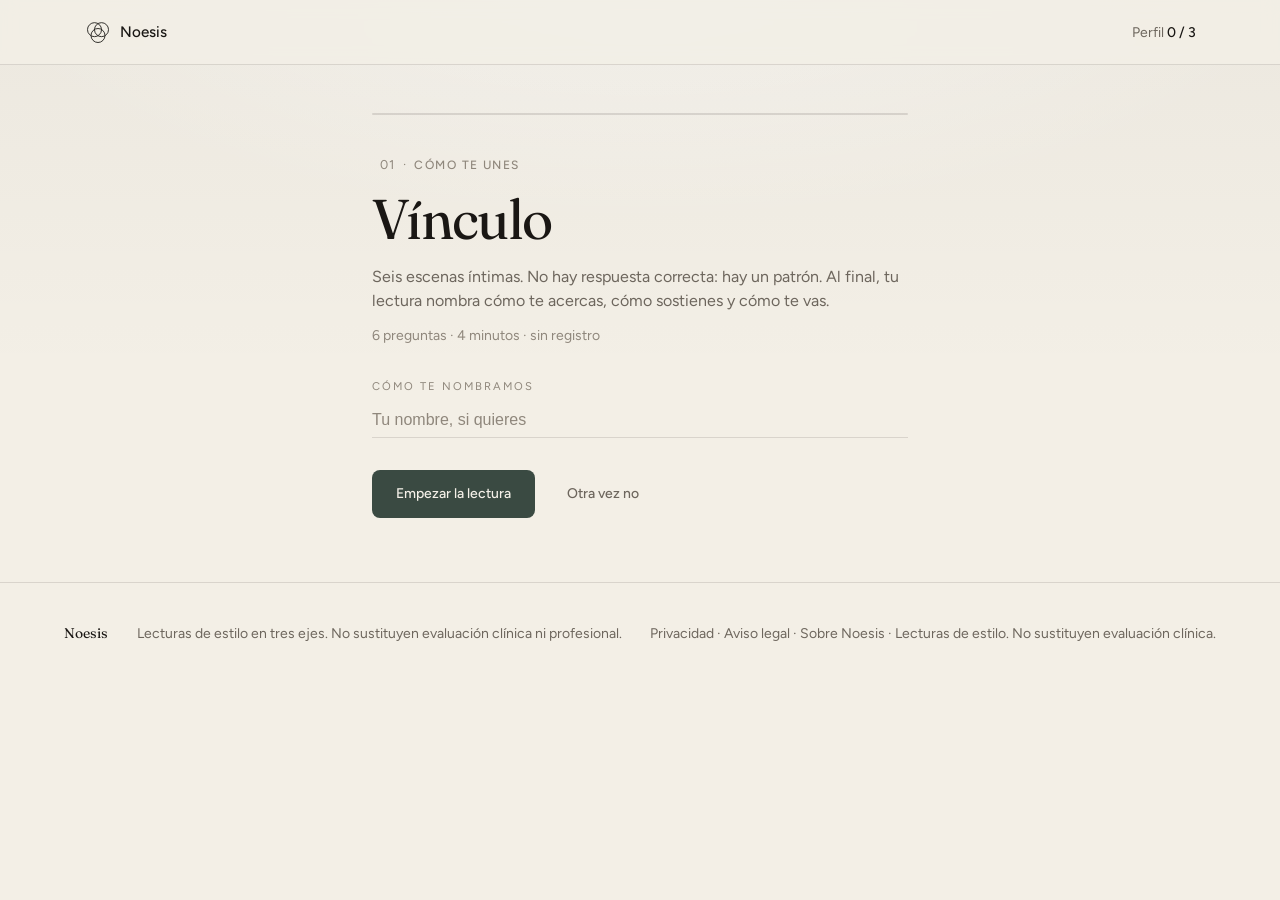
<file: test.html>
<!DOCTYPE html>
<html lang="es">
<head>
  <meta charset="utf-8" />
  <meta name="viewport" content="width=device-width, initial-scale=1" />
  <title>Noesis — Lectura</title>
  <meta name="description" content="Lectura de estilo Noesis." />
  <meta name="theme-color" content="#f3efe6" />
  <link rel="preconnect" href="https://fonts.googleapis.com" />
  <link rel="preconnect" href="https://fonts.gstatic.com" crossorigin />
  <link href="https://fonts.googleapis.com/css2?family=Figtree:wght@400;500;600&family=Fraunces:opsz,wght@9..144,400;9..144,500;9..144,600&display=swap" rel="stylesheet" />
  <link rel="stylesheet" href="css/style.css" />
  <meta name="google-adsense-account" content="ca-pub-6310235398565319">
  <!-- AdSense: pega el script global en el head si aún no está en todas las páginas -->
</head>
<body>
  <a href="#contenido" class="sr-only">Saltar al contenido</a>

  <header class="site-header">
    <div class="inner">
      <a href="index.html" class="logo" aria-label="Noesis, inicio">
        <svg viewBox="0 0 48 48" width="28" height="28" aria-hidden="true">
          <circle cx="18" cy="20" r="12" fill="none" stroke="currentColor" stroke-width="1.5"/>
          <circle cx="30" cy="20" r="12" fill="none" stroke="currentColor" stroke-width="1.5"/>
          <circle cx="24" cy="30" r="12" fill="none" stroke="currentColor" stroke-width="1.5"/>
        </svg>
        Noesis
      </a>
      <a href="perfil.html" class="perfil-link">Perfil <strong data-perfil-count>0 / 3</strong></a>
    </div>
  </header>

  <main id="contenido" class="test-page">
    <!-- INTRO -->
    <div id="intro-view">
      <div class="progress-bar"><span style="width:0%"></span></div>
      <p class="test-meta">
        <span id="intro-icon"></span>
        <span id="intro-index"></span>
        <span>·</span>
        <span id="intro-axis" class="kicker" style="letter-spacing:0.12em"></span>
      </p>
      <h1 id="intro-name"></h1>
      <p class="intro" id="intro-text"></p>
      <p class="info" id="intro-info"></p>

      <div class="name-field" style="max-width:100%;margin:1.5rem 0 2rem">
        <label for="nombre">Cómo te nombramos</label>
        <input type="text" id="nombre" placeholder="Tu nombre, si quieres" autocomplete="name" />
      </div>

      <div style="display:flex;gap:1rem;flex-wrap:wrap;align-items:center">
        <button type="button" class="btn btn-primary" id="btn-start">Empezar la lectura</button>
        <a href="index.html" class="btn btn-ghost">Otra vez no</a>
      </div>
    </div>

    <!-- QUIZ -->
    <div id="quiz-view" class="hidden">
      <div class="progress-bar"><span id="quiz-progress" style="width:0%"></span></div>
      <p class="test-meta" id="quiz-counter">01 / 06</p>
      <h2 class="quiz-q" id="quiz-prompt"></h2>
      <div class="options" id="quiz-options" role="group" aria-label="Opciones"></div>
      <div class="quiz-nav">
        <button type="button" class="btn btn-ghost" id="btn-back">Atrás</button>
        <button type="button" class="btn btn-primary" id="btn-next" disabled>Siguiente</button>
      </div>
    </div>

    <!-- RESULT -->
    <div id="result-view" class="hidden result-page" style="padding:0">
      <p class="kicker" id="result-axis"></p>
      <p class="kicker-trait" id="result-kicker"></p>
      <h1 class="trait-name" id="result-name"></h1>
      <p class="portrait" id="result-portrait"></p>
      <ul id="result-lines"></ul>

      <!-- AD SLOT: después del resultado (buen lugar para AdSense) -->
      <div class="ad-slot ad-rectangle" data-placeholder="true" style="margin:2rem auto" aria-hidden="true">
        Espacio para anuncio
      </div>

      <div class="result-actions">
        <a href="perfil.html" class="btn btn-primary">Ver mi perfil</a>
        <a href="index.html" class="btn btn-outline">Otras lecturas</a>
      </div>
    </div>
  </main>

  <footer class="site-footer">
    <div class="inner">
      <p class="brand">Noesis</p>
      <p>Lecturas de estilo en tres ejes. No sustituyen evaluación clínica ni profesional.</p>
     <p>
      <a href="privacidad.html">Privacidad</a>
      · <a href="aviso-legal.html">Aviso legal</a>
      · <a href="sobre.html">Sobre Noesis</a>
      · Lecturas de estilo. No sustituyen evaluación clínica.
    </p>
  </div>
</footer>

  <script src="js/data.js"></script>
  <script src="js/app.js"></script>
  <script>
    (function () {
      var params = new URLSearchParams(location.search);
      var slug = params.get("slug") || "vinculo";
      var test = NOESIS.getTest(slug);
      if (!test) {
        location.href = "index.html";
        return;
      }

      document.title = "Noesis — " + test.name;

      var answers = [];
      var current = 0;
      var selected = null;

      // Elements
      var introView = document.getElementById("intro-view");
      var quizView = document.getElementById("quiz-view");
      var resultView = document.getElementById("result-view");

      // Fill intro
      document.getElementById("intro-index").textContent = test.index;
      document.getElementById("intro-axis").textContent = test.axis.toUpperCase();
      document.getElementById("intro-name").textContent = test.name;
      document.getElementById("intro-text").textContent = test.intro;
      document.getElementById("intro-info").textContent =
        test.questions.length + " preguntas · " + test.minutes + " minutos · sin registro";

      var nameInput = document.getElementById("nombre");
      nameInput.value = NoesisStore.getName();
      nameInput.addEventListener("change", function () {
        NoesisStore.setName(nameInput.value);
      });

      document.getElementById("btn-start").addEventListener("click", function () {
        NoesisStore.setName(nameInput.value);
        introView.classList.add("hidden");
        quizView.classList.remove("hidden");
        current = 0;
        answers = [];
        selected = null;
        renderQuestion();
      });

      function renderQuestion() {
        var q = test.questions[current];
        var total = test.questions.length;
        document.getElementById("quiz-counter").textContent =
          String(current + 1).padStart(2, "0") + " / " + String(total).padStart(2, "0");
        document.getElementById("quiz-progress").style.width =
          ((current / total) * 100).toFixed(1) + "%";
        document.getElementById("quiz-prompt").textContent = q.prompt;

        var box = document.getElementById("quiz-options");
        box.innerHTML = "";
        var letters = ["A", "B", "C", "D"];
        q.options.forEach(function (opt, i) {
          var btn = document.createElement("button");
          btn.type = "button";
          btn.className = "option" + (selected === i ? " selected" : "");
          btn.innerHTML =
            '<span class="letter">' +
            letters[i] +
            "</span><span>" +
            opt.label +
            "</span>";
          btn.addEventListener("click", function () {
            selected = i;
            Array.from(box.children).forEach(function (c, j) {
              c.classList.toggle("selected", j === i);
            });
            document.getElementById("btn-next").disabled = false;
          });
          box.appendChild(btn);
        });

        // Restore previous answer if any
        if (typeof answers[current] === "number") {
          selected = answers[current];
          if (box.children[selected]) box.children[selected].classList.add("selected");
          document.getElementById("btn-next").disabled = false;
        } else {
          selected = null;
          document.getElementById("btn-next").disabled = true;
        }

        document.getElementById("btn-back").style.visibility =
          current === 0 ? "hidden" : "visible";
        document.getElementById("btn-next").textContent =
          current === total - 1 ? "Ver lectura" : "Siguiente";
      }

      document.getElementById("btn-back").addEventListener("click", function () {
        if (current === 0) return;
        answers[current] = selected;
        current -= 1;
        selected = answers[current];
        renderQuestion();
      });

      document.getElementById("btn-next").addEventListener("click", function () {
        if (selected === null) return;
        answers[current] = selected;
        if (current < test.questions.length - 1) {
          current += 1;
          selected = typeof answers[current] === "number" ? answers[current] : null;
          renderQuestion();
        } else {
          finish();
        }
      });

      function finish() {
        var result = NOESIS.score(test, answers);
        NoesisStore.setResult(test.slug, result);

        quizView.classList.add("hidden");
        resultView.classList.remove("hidden");

        document.getElementById("result-axis").textContent =
          test.index + " · " + test.axis.toUpperCase();
        document.getElementById("result-kicker").textContent = result.trait.kicker;
        document.getElementById("result-name").textContent = result.trait.name;
        document.getElementById("result-portrait").textContent = result.trait.portrait;

        var ul = document.getElementById("result-lines");
        ul.innerHTML = "";
        result.trait.lines.forEach(function (line) {
          var li = document.createElement("li");
          li.textContent = line;
          ul.appendChild(li);
        });

        // Update header count
        var el = document.querySelector("[data-perfil-count]");
        if (el) el.textContent = NoesisStore.completedCount() + " / 3";

        // Scroll to top
        window.scrollTo(0, 0);
      }
    })();
  </script>
</body>
</html>
</file>
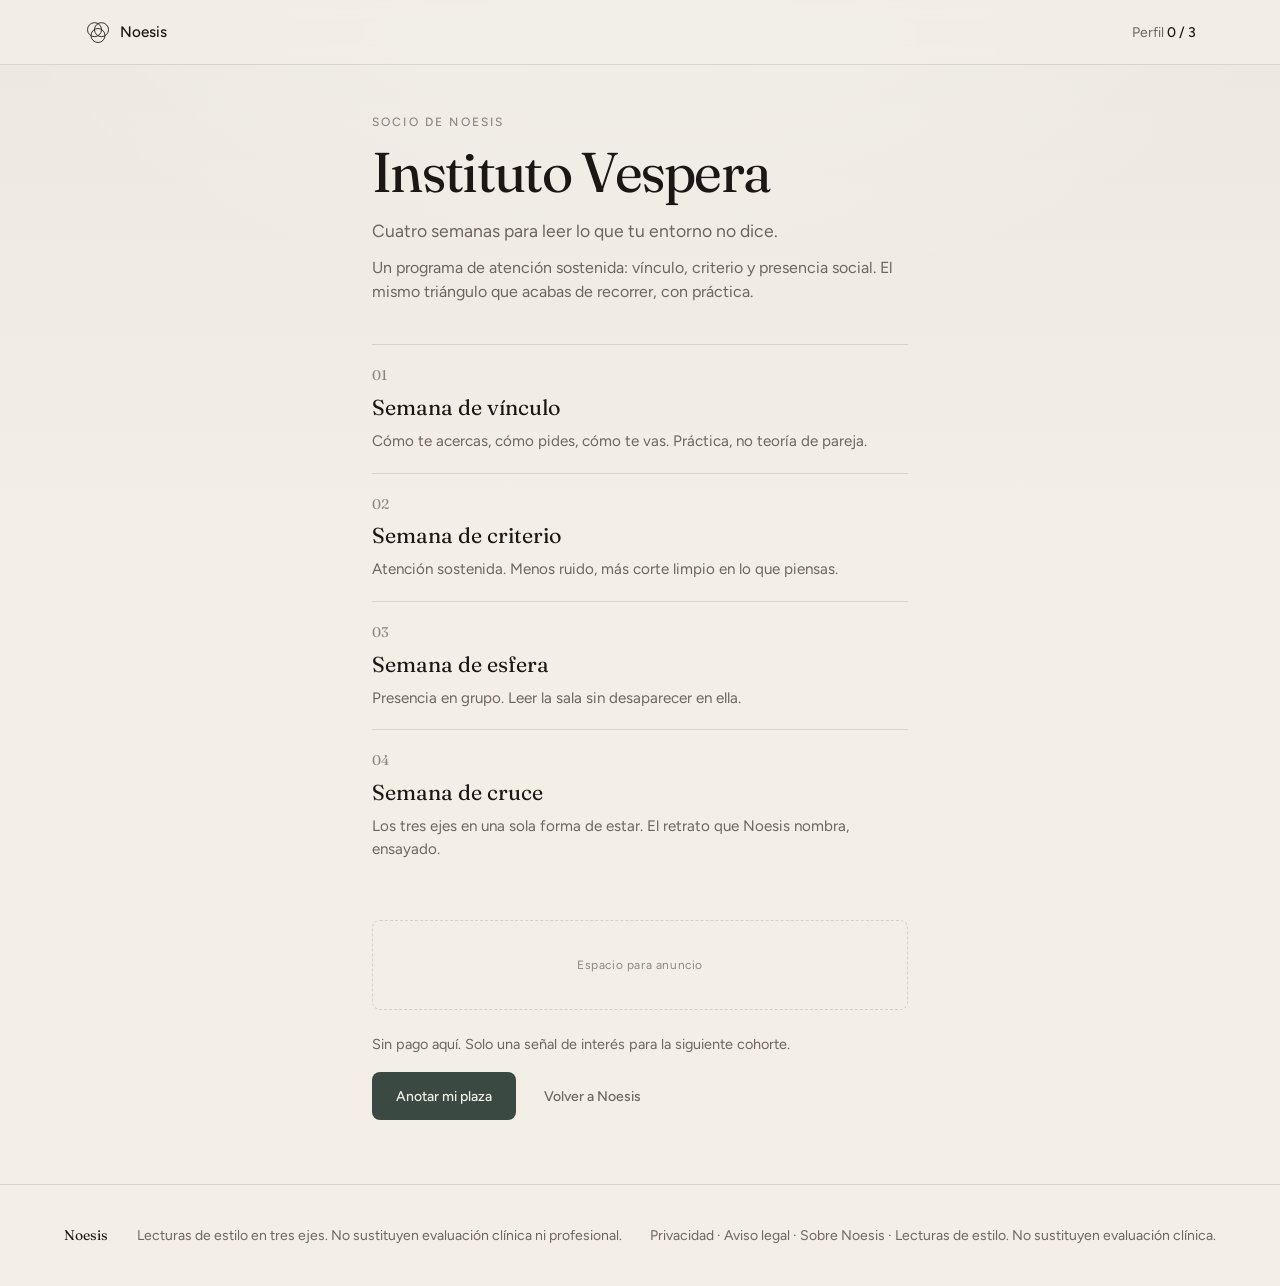
<file: vespera.html>
<!DOCTYPE html>
<html lang="es">
<head>
  <meta charset="utf-8" />
  <meta name="viewport" content="width=device-width, initial-scale=1" />
  <title>Noesis — Instituto Vespera</title>
  <meta name="description" content="Instituto Vespera: cuatro semanas de práctica en vínculo, criterio y esfera." />
  <meta name="theme-color" content="#f3efe6" />
  <link rel="preconnect" href="https://fonts.googleapis.com" />
  <link rel="preconnect" href="https://fonts.gstatic.com" crossorigin />
  <link href="https://fonts.googleapis.com/css2?family=Figtree:wght@400;500;600&family=Fraunces:opsz,wght@9..144,400;9..144,500;9..144,600&display=swap" rel="stylesheet" />
  <link rel="stylesheet" href="css/style.css" />
  <meta name="google-adsense-account" content="ca-pub-6310235398565319">
</head>
<body>
  <header class="site-header">
    <div class="inner">
      <a href="index.html" class="logo" aria-label="Noesis, inicio">
        <svg viewBox="0 0 48 48" width="28" height="28" aria-hidden="true">
          <circle cx="18" cy="20" r="12" fill="none" stroke="currentColor" stroke-width="1.5"/>
          <circle cx="30" cy="20" r="12" fill="none" stroke="currentColor" stroke-width="1.5"/>
          <circle cx="24" cy="30" r="12" fill="none" stroke="currentColor" stroke-width="1.5"/>
        </svg>
        Noesis
      </a>
      <a href="perfil.html" class="perfil-link">Perfil <strong data-perfil-count>0 / 3</strong></a>
    </div>
  </header>

  <main class="vespera-page">
    <p class="kicker">Socio de Noesis</p>
    <h1>Instituto Vespera</h1>
    <p class="muted" style="font-size:1.1rem;margin-bottom:0.75rem">
      Cuatro semanas para leer lo que tu entorno no dice.
    </p>
    <p class="muted" style="text-wrap:pretty">
      Un programa de atención sostenida: vínculo, criterio y presencia social.
      El mismo triángulo que acabas de recorrer, con práctica.
    </p>

    <div class="vespera-weeks">
      <article>
        <p class="num">01</p>
        <h3>Semana de vínculo</h3>
        <p>Cómo te acercas, cómo pides, cómo te vas. Práctica, no teoría de pareja.</p>
      </article>
      <article>
        <p class="num">02</p>
        <h3>Semana de criterio</h3>
        <p>Atención sostenida. Menos ruido, más corte limpio en lo que piensas.</p>
      </article>
      <article>
        <p class="num">03</p>
        <h3>Semana de esfera</h3>
        <p>Presencia en grupo. Leer la sala sin desaparecer en ella.</p>
      </article>
      <article>
        <p class="num">04</p>
        <h3>Semana de cruce</h3>
        <p>Los tres ejes en una sola forma de estar. El retrato que Noesis nombra, ensayado.</p>
      </article>
    </div>

    <div class="ad-slot ad-banner" data-placeholder="true" aria-hidden="true">
      Espacio para anuncio
    </div>

    <p class="muted" style="margin:1.5rem 0 1rem;font-size:0.9rem">
      Sin pago aquí. Solo una señal de interés para la siguiente cohorte.
    </p>
    <div style="display:flex;gap:0.75rem;flex-wrap:wrap">
      <a href="mailto:hola@ejemplo.com?subject=Plaza%20Vespera" class="btn btn-primary">Anotar mi plaza</a>
      <a href="index.html" class="btn btn-ghost">Volver a Noesis</a>
    </div>
  </main>

  <footer class="site-footer">
    <div class="inner">
      <p class="brand">Noesis</p>
      <p>Lecturas de estilo en tres ejes. No sustituyen evaluación clínica ni profesional.</p>
     <p>
      <a href="privacidad.html">Privacidad</a>
      · <a href="aviso-legal.html">Aviso legal</a>
      · <a href="sobre.html">Sobre Noesis</a>
      · Lecturas de estilo. No sustituyen evaluación clínica.
    </p>
  </div>
</footer>

  <script src="js/app.js"></script>
</body>
</html>
</file>
<file: css/style.css>
/* Noesis — static rebuild for AdSense-friendly structure */
:root {
  --color-background: #f3efe6;
  --color-foreground: #1a1714;
  --color-card: #faf7f0;
  --color-primary: #3a4a42;
  --color-primary-foreground: #f4f0e8;
  --color-muted: #6d665d;
  --color-muted-foreground: #6d665d;
  --color-subtle: #8f877c;
  --color-border: #1a17141f;
  --color-ring: #3a4a42;
  --font-sans: "Figtree", "Segoe UI", system-ui, sans-serif;
  --font-display: "Fraunces", "Iowan Old Style", "Palatino Linotype", Georgia, serif;
  --shadow-border: 0 0 0 1px #1a171414, 0 1px 2px -1px #1a171410, 0 8px 24px -16px #1a171418;
  --max: 72rem;
}

*, *::before, *::after { box-sizing: border-box; margin: 0; padding: 0; }

html { scroll-behavior: smooth; }

body {
  font-family: var(--font-sans);
  background-color: var(--color-background);
  background-image:
    linear-gradient(#1a171408, transparent 42%),
    radial-gradient(80% 50% at 50% -10%, #fff8, transparent 70%);
  color: var(--color-foreground);
  line-height: 1.5;
  min-height: 100dvh;
  -webkit-font-smoothing: antialiased;
}

a { color: inherit; text-decoration: none; }
button { font: inherit; cursor: pointer; border: none; background: none; color: inherit; }
img, svg { display: block; max-width: 100%; }
.sr-only {
  position: absolute; width: 1px; height: 1px; padding: 0; margin: -1px;
  overflow: hidden; clip: rect(0,0,0,0); white-space: nowrap; border: 0;
}

/* —— Layout —— */
.wrap {
  width: 100%;
  max-width: var(--max);
  margin-inline: auto;
  padding-inline: 1.25rem;
}

/* —— Header —— */
.site-header {
  position: sticky;
  top: 0;
  z-index: 20;
  border-bottom: 1px solid var(--color-border);
  background: color-mix(in srgb, var(--color-background) 80%, transparent);
  backdrop-filter: blur(8px);
}
.site-header .inner {
  display: flex;
  align-items: center;
  justify-content: space-between;
  height: 4rem;
  max-width: var(--max);
  margin-inline: auto;
  padding-inline: 1.25rem;
}
.logo {
  display: inline-flex;
  align-items: center;
  gap: 0.5rem;
  font-weight: 500;
  font-size: 0.95rem;
}
.logo svg { width: 1.75rem; height: 1.75rem; }
.perfil-link {
  font-size: 0.875rem;
  color: var(--color-muted);
}
.perfil-link strong { color: var(--color-foreground); font-weight: 500; }

/* —— Typography —— */
.font-display { font-family: var(--font-display); }
.kicker {
  font-size: 0.75rem;
  font-weight: 500;
  letter-spacing: 0.18em;
  text-transform: uppercase;
  color: var(--color-subtle);
}
.muted { color: var(--color-muted-foreground); }
.subtle { color: var(--color-subtle); }

/* —— Buttons —— */
.btn {
  display: inline-flex;
  align-items: center;
  justify-content: center;
  gap: 0.5rem;
  font-weight: 500;
  font-size: 0.875rem;
  height: 3rem;
  min-height: 3rem;
  padding-inline: 1.5rem;
  border-radius: 0.5rem;
  transition: opacity 0.15s, transform 0.15s, background-color 0.15s;
}
.btn:active:not(:disabled) { transform: scale(0.96); }
.btn:disabled { opacity: 0.4; pointer-events: none; }
.btn-primary {
  background: var(--color-primary);
  color: var(--color-primary-foreground);
}
.btn-primary:hover { opacity: 0.9; }
.btn-ghost {
  color: var(--color-muted);
  padding-inline: 1rem;
}
.btn-ghost:hover { color: var(--color-foreground); }
.btn-outline {
  border: 1px solid var(--color-border);
  background: var(--color-card);
}
.btn-outline:hover { box-shadow: var(--shadow-border); }

/* —— Cards —— */
.card {
  background: var(--color-card);
  border-radius: 0.75rem;
  box-shadow: var(--shadow-border);
  padding: 1.5rem;
}
.card-link {
  display: block;
  transition: box-shadow 0.15s, transform 0.15s;
}
.card-link:hover {
  box-shadow: 0 0 0 1px #1a171422, 0 10px 28px -18px #1a171428;
}

/* —— Ad slots (easy AdSense) —— */
.ad-slot {
  display: flex;
  align-items: center;
  justify-content: center;
  min-height: 90px;
  margin: 1.5rem auto;
  max-width: var(--max);
  padding-inline: 1.25rem;
  background: transparent;
}
.ad-slot.ad-banner { min-height: 90px; }
.ad-slot.ad-rectangle { min-height: 250px; max-width: 300px; }
.ad-slot.ad-infeed { min-height: 100px; }
/* Placeholder visual only in dev — remove when live */
.ad-slot[data-placeholder="true"] {
  border: 1px dashed #1a171422;
  border-radius: 0.5rem;
  color: var(--color-subtle);
  font-size: 0.75rem;
  letter-spacing: 0.05em;
}

/* —— Home hero —— */
.hero {
  text-align: center;
  padding: 4rem 1.25rem 2rem;
  max-width: 40rem;
  margin-inline: auto;
}
.hero .kicker { margin-bottom: 1.25rem; }
.hero h1 {
  font-family: var(--font-display);
  font-size: clamp(2.75rem, 1.4rem + 6vw, 5rem);
  font-weight: 400;
  line-height: 0.96;
  letter-spacing: -0.035em;
  margin-bottom: 1.25rem;
}
.hero h1 em {
  font-style: italic;
  display: block;
}
.hero .lead {
  color: var(--color-muted);
  font-size: 1.05rem;
  max-width: 28rem;
  margin: 0 auto 1.75rem;
  text-wrap: pretty;
}
.hero .actions { margin-bottom: 2.5rem; }
.name-field {
  margin-top: 2rem;
  max-width: 16rem;
  margin-inline: auto;
  text-align: left;
}
.name-field label {
  display: block;
  font-size: 0.7rem;
  letter-spacing: 0.18em;
  text-transform: uppercase;
  color: var(--color-subtle);
  margin-bottom: 0.5rem;
}
.name-field input {
  width: 100%;
  border: none;
  border-bottom: 1px solid var(--color-border);
  background: transparent;
  padding: 0.5rem 0;
  font-size: 1rem;
  color: var(--color-foreground);
  outline: none;
}
.name-field input:focus { border-bottom-color: var(--color-primary); }
.name-field input::placeholder { color: var(--color-subtle); }

/* —— Venn —— */
.venn-wrap {
  display: flex;
  justify-content: center;
  padding: 2rem 1rem 3rem;
}
.venn {
  width: min(320px, 90vw);
  height: auto;
}
.venn text {
  font-family: var(--font-sans);
  font-size: 11px;
  letter-spacing: 0.12em;
  fill: var(--color-subtle);
  text-transform: uppercase;
}

/* —— Axis cards —— */
.axes {
  display: grid;
  gap: 1.25rem;
  padding: 0 1.25rem 3rem;
  max-width: var(--max);
  margin-inline: auto;
}
@media (min-width: 768px) {
  .axes { grid-template-columns: repeat(3, 1fr); }
}
.axis-card {
  background: var(--color-card);
  border-radius: 1rem;
  box-shadow: var(--shadow-border);
  padding: 1.5rem 1.35rem;
  display: flex;
  flex-direction: column;
  min-height: 100%;
}
.axis-card .top {
  display: flex;
  justify-content: space-between;
  align-items: flex-start;
  margin-bottom: 1rem;
}
.axis-card .num {
  font-family: var(--font-display);
  font-size: 1.75rem;
  color: var(--color-subtle);
  line-height: 1;
}
.axis-card .icon { color: var(--color-subtle); opacity: 0.7; }
.axis-card h3 {
  font-family: var(--font-display);
  font-size: 1.5rem;
  font-weight: 400;
  letter-spacing: -0.02em;
  margin-bottom: 0.25rem;
}
.axis-card .axis-label {
  font-size: 0.7rem;
  letter-spacing: 0.14em;
  text-transform: uppercase;
  color: var(--color-subtle);
  margin-bottom: 0.75rem;
}
.axis-card .desc {
  color: var(--color-muted);
  font-size: 0.95rem;
  flex: 1;
  text-wrap: pretty;
  margin-bottom: 1.25rem;
}
.axis-card .meta {
  display: flex;
  justify-content: space-between;
  align-items: center;
  font-size: 0.8rem;
  color: var(--color-subtle);
}
.axis-card .meta a {
  color: var(--color-foreground);
  font-weight: 500;
}
.axis-card .meta a:hover { opacity: 0.8; }

/* —— Steps —— */
.steps {
  display: grid;
  gap: 2rem;
  padding: 3rem 1.25rem;
  max-width: var(--max);
  margin-inline: auto;
}
@media (min-width: 768px) {
  .steps { grid-template-columns: repeat(3, 1fr); gap: 2.5rem; }
}
.step .num {
  font-family: var(--font-display);
  font-size: 0.875rem;
  color: var(--color-subtle);
}
.step h3 {
  font-family: var(--font-display);
  font-size: 1.5rem;
  font-weight: 400;
  letter-spacing: -0.02em;
  margin: 0.5rem 0;
}
.step p { color: var(--color-muted); font-size: 0.95rem; text-wrap: pretty; }

/* —— Partner —— */
.partner {
  max-width: var(--max);
  margin: 0 auto 4rem;
  padding-inline: 1.25rem;
}
.partner .inner {
  background: var(--color-card);
  border-radius: 0.75rem;
  box-shadow: var(--shadow-border);
  padding: 1.75rem 2rem;
}
.partner h2 {
  font-family: var(--font-display);
  font-size: clamp(1.5rem, 1.2rem + 1.5vw, 1.875rem);
  font-weight: 400;
  letter-spacing: -0.02em;
  margin: 0.75rem 0 0.5rem;
}
.partner p { color: var(--color-muted); max-width: 32rem; text-wrap: pretty; }
.partner .btn { margin-top: 1.5rem; }

/* —— Footer —— */
.site-footer {
  border-top: 1px solid var(--color-border);
  padding: 2.5rem 1.25rem;
}
.site-footer .inner {
  max-width: var(--max);
  margin-inline: auto;
  display: flex;
  flex-direction: column;
  gap: 0.75rem;
  font-size: 0.875rem;
  color: var(--color-muted);
}
@media (min-width: 640px) {
  .site-footer .inner {
    flex-direction: row;
    align-items: center;
    justify-content: space-between;
  }
}
.site-footer .brand {
  font-family: var(--font-display);
  color: var(--color-foreground);
}

/* —— Test intro / quiz —— */
.test-page {
  max-width: 36rem;
  margin: 0 auto;
  padding: 3rem 1.25rem 4rem;
}
.progress-bar {
  height: 2px;
  background: var(--color-border);
  border-radius: 1px;
  margin-bottom: 2.5rem;
  overflow: hidden;
}
.progress-bar span {
  display: block;
  height: 100%;
  background: var(--color-primary);
  transition: width 0.3s ease;
}
.test-meta {
  display: flex;
  align-items: center;
  gap: 0.5rem;
  font-size: 0.8rem;
  color: var(--color-subtle);
  letter-spacing: 0.06em;
  margin-bottom: 1rem;
}
.test-page h1 {
  font-family: var(--font-display);
  font-size: clamp(2.5rem, 2rem + 3vw, 3.5rem);
  font-weight: 400;
  letter-spacing: -0.03em;
  line-height: 1.05;
  margin-bottom: 1rem;
}
.test-page .intro {
  color: var(--color-muted);
  margin-bottom: 0.75rem;
  text-wrap: pretty;
}
.test-page .info {
  font-size: 0.875rem;
  color: var(--color-subtle);
  margin-bottom: 2rem;
}
.quiz-q {
  font-family: var(--font-display);
  font-size: clamp(1.5rem, 1.2rem + 2vw, 2rem);
  font-weight: 400;
  letter-spacing: -0.025em;
  line-height: 1.2;
  margin-bottom: 1.75rem;
}
.options { display: flex; flex-direction: column; gap: 0.75rem; }
.option {
  display: flex;
  align-items: flex-start;
  gap: 0.85rem;
  width: 100%;
  text-align: left;
  padding: 1rem 1.15rem;
  background: var(--color-card);
  border-radius: 0.75rem;
  box-shadow: var(--shadow-border);
  font-size: 0.95rem;
  transition: box-shadow 0.15s, background 0.15s;
}
.option:hover { box-shadow: 0 0 0 1px #1a171422, 0 8px 20px -14px #1a171420; }
.option.selected {
  background: color-mix(in srgb, var(--color-primary) 12%, var(--color-card));
  box-shadow: 0 0 0 1.5px var(--color-primary);
}
.option .letter {
  flex-shrink: 0;
  width: 1.35rem;
  font-weight: 500;
  color: var(--color-subtle);
}
.quiz-nav {
  display: flex;
  justify-content: space-between;
  align-items: center;
  margin-top: 2rem;
  gap: 1rem;
}

/* —— Result —— */
.result-page {
  max-width: 36rem;
  margin: 0 auto;
  padding: 3rem 1.25rem 4rem;
}
.result-page .trait-name {
  font-family: var(--font-display);
  font-size: clamp(2.25rem, 1.8rem + 2.5vw, 3.25rem);
  font-weight: 400;
  letter-spacing: -0.03em;
  line-height: 1.05;
  margin: 0.5rem 0 0.25rem;
}
.result-page .kicker-trait {
  font-size: 0.8rem;
  letter-spacing: 0.14em;
  text-transform: uppercase;
  color: var(--color-subtle);
}
.result-page .portrait {
  color: var(--color-muted);
  margin: 1.5rem 0;
  text-wrap: pretty;
  font-size: 1.05rem;
}
.result-page ul {
  list-style: none;
  margin: 1.5rem 0 2rem;
}
.result-page ul li {
  padding: 0.65rem 0;
  border-top: 1px solid var(--color-border);
  color: var(--color-muted);
  font-size: 0.95rem;
}
.result-actions {
  display: flex;
  flex-wrap: wrap;
  gap: 0.75rem;
  margin-top: 1.5rem;
}

/* —— Perfil —— */
.perfil-page {
  max-width: 40rem;
  margin: 0 auto;
  padding: 3rem 1.25rem 4rem;
}
.perfil-page h1 {
  font-family: var(--font-display);
  font-size: clamp(2rem, 1.5rem + 2vw, 2.75rem);
  font-weight: 400;
  letter-spacing: -0.03em;
  margin-bottom: 0.5rem;
}
.perfil-empty {
  color: var(--color-muted);
  margin: 2rem 0;
}
.perfil-grid {
  display: grid;
  gap: 1.25rem;
  margin: 2rem 0;
}
.perfil-slot {
  background: var(--color-card);
  border-radius: 0.75rem;
  box-shadow: var(--shadow-border);
  padding: 1.35rem 1.5rem;
}
.perfil-slot.done .trait {
  font-family: var(--font-display);
  font-size: 1.35rem;
  margin: 0.25rem 0;
}
.perfil-slot .pending {
  color: var(--color-subtle);
  font-size: 0.9rem;
}

/* —— Vespera —— */
.vespera-page {
  max-width: 36rem;
  margin: 0 auto;
  padding: 3rem 1.25rem 4rem;
}
.vespera-page h1 {
  font-family: var(--font-display);
  font-size: clamp(2.5rem, 2rem + 3vw, 3.5rem);
  font-weight: 400;
  letter-spacing: -0.03em;
  line-height: 1.05;
  margin: 0.75rem 0 1rem;
}
.vespera-weeks {
  margin: 2.5rem 0;
}
.vespera-weeks article {
  padding: 1.25rem 0;
  border-top: 1px solid var(--color-border);
}
.vespera-weeks .num {
  font-family: var(--font-display);
  font-size: 0.875rem;
  color: var(--color-subtle);
}
.vespera-weeks h3 {
  font-family: var(--font-display);
  font-size: 1.35rem;
  font-weight: 400;
  margin: 0.35rem 0;
}
.vespera-weeks p { color: var(--color-muted); font-size: 0.95rem; }

/* —— Utility —— */
.hidden { display: none !important; }
.text-center { text-align: center; }
.mt-2 { margin-top: 0.5rem; }
.mt-4 { margin-top: 1rem; }
.mb-2 { margin-bottom: 0.5rem; }
.mb-4 { margin-bottom: 1rem; }
</file>
